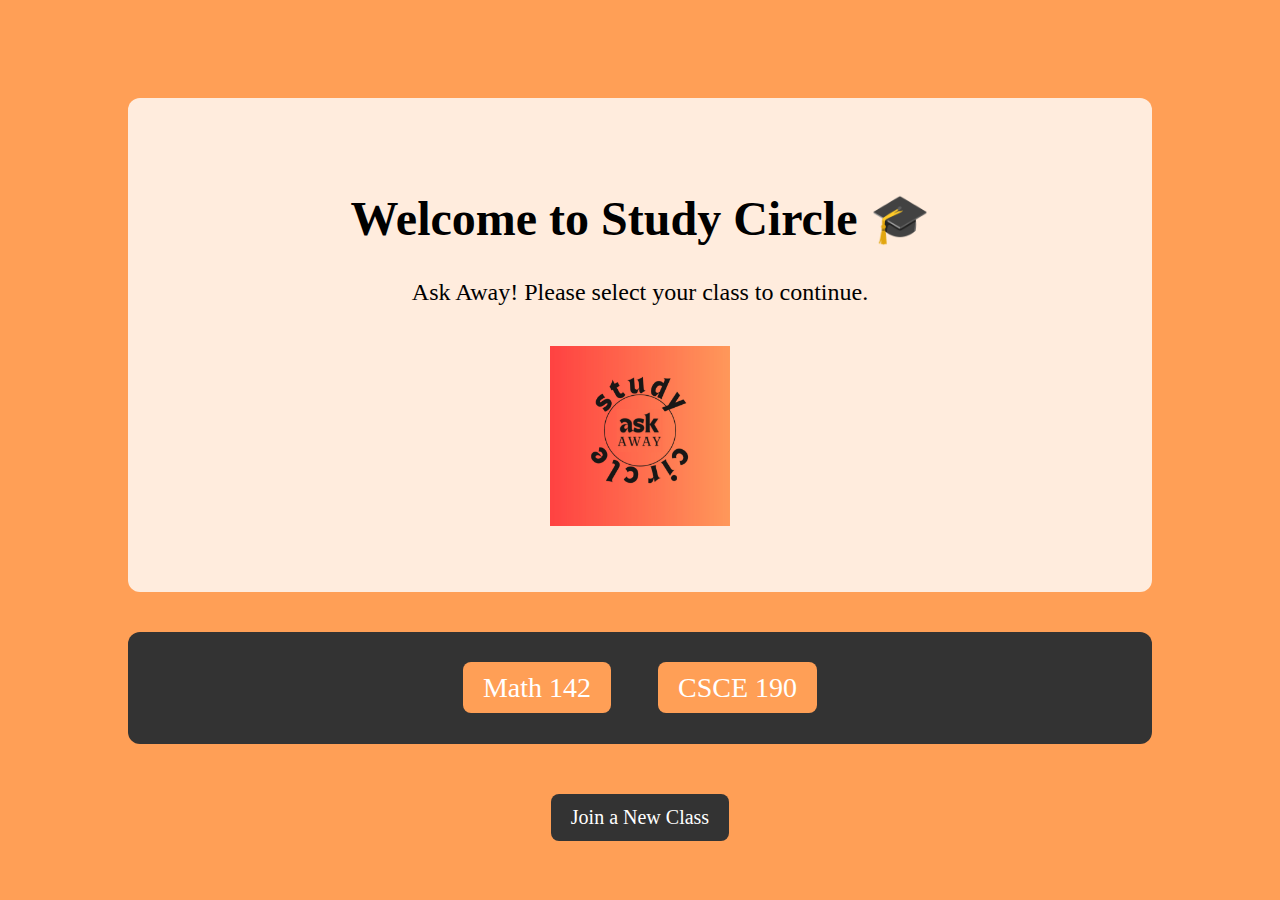
<file: index.html>
<!DOCTYPE html>
<html lang="en">
<head>
  <meta charset="UTF-8">
  <meta name="viewport" content="width=device-width, initial-scale=1.0">
  <title>Home Page</title>
  <link rel="stylesheet" href="HPstyles.css">
</head>

<body>
  <div class="container">
    <header>
    </header>

    <main>
      <h1>
        Welcome to Study Circle 🎓  
      </h1>
      <p>
        Ask Away! Please select your class to continue.
      </p>
      <div class="logo">
        <img src="images/vidCoverEdited.PNG" alt="Logo for Study Circle" width="200">
      </div>
    </main>

    <div class="selector">
      <a href="mathPage.html">Math 142</a>
      <a href="cscePage.html">CSCE 190</a>
    </div>

    <div class="joinCreate">
      <a href="englishPage.html">Join a New Class</a>
      <!-- 
      <a href="englishPage.html">Create a New Class</a>
        -->
    </div>
  </div>
</body>
</html>
</file>
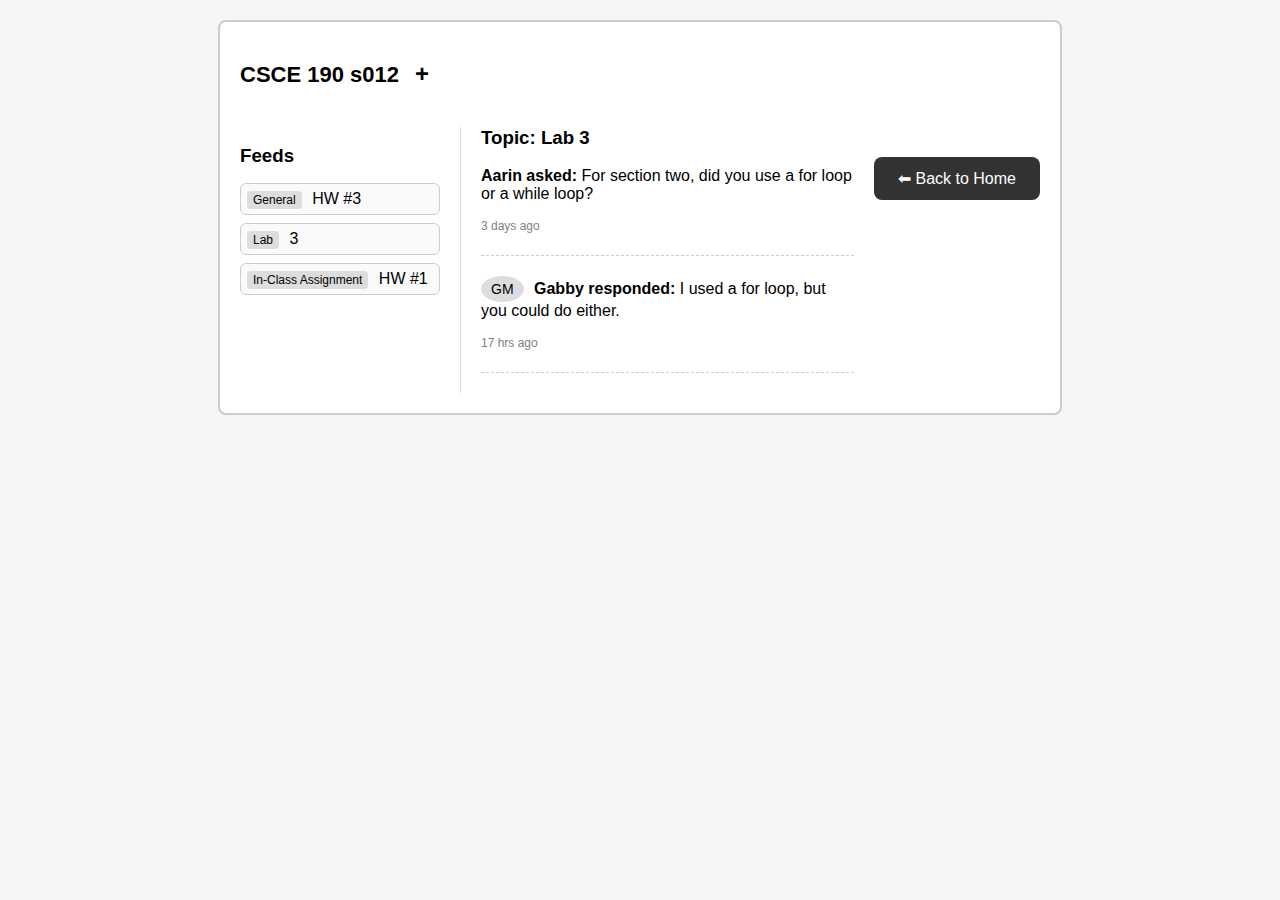
<file: cscePage.html>
<!DOCTYPE html>
<html lang="en">
<head>
  <meta charset="UTF-8">
  <meta name="viewport" content="width=device-width, initial-scale=1.0">
  <title>CSCE 190 Page</title>
  <link rel="stylesheet" href="MPstyles.css">
</head>
<body>
  <div class="container">

    <!-- Page header -->
    <header>
      <h2>CSCE 190 s012 <span class="plus">+</span></h2>
    </header>

    <div class="content">
      <!-- Left sidebar -->
      <aside class="feeds">
        <h3>Feeds</h3>
        <ul>
          <li><span class="tag">General</span> HW #3</li>
          <li><span class="tag">Lab</span> 3</li>
          <li><span class="tag">In-Class Assignment</span> HW #1</li>
        </ul>
      </aside>

      <!-- Main discussion section -->
      <main>
        <div class="topic">
          <h3>Topic: Lab 3</h3>
          <p><strong>Aarin asked:</strong> For section two, did you use a for loop or a while loop?</p>
          <p class="meta">3 days ago</p>
        </div>

        <div class="response">
          <p><span class="initials">GM</span> <strong>Gabby responded:</strong> I used a for loop, but you could do either.</p>
          <p class="meta">17 hrs ago</p>
        </div>
      </main>

      <!-- Back to Home button -->
        <div class="back-home">
          <a href="index.html">⬅ Back to Home</a>
        </div>

    </div>

  </div>
</body>
</html>
</file>
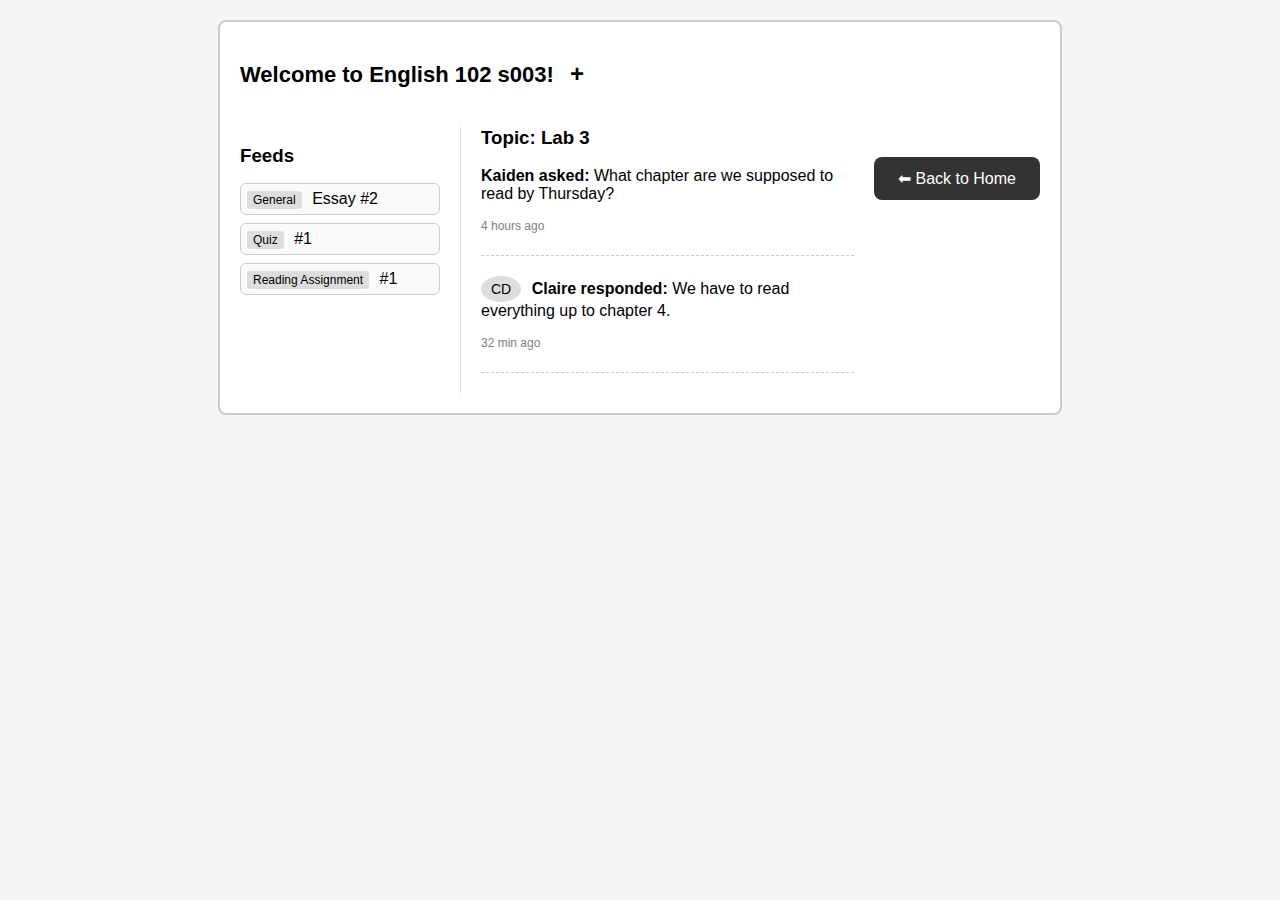
<file: englishPage.html>
<!DOCTYPE html>
<html lang="en">
<head>
  <meta charset="UTF-8">
  <meta name="viewport" content="width=device-width, initial-scale=1.0">
  <title>English 102 Page</title>
  <link rel="stylesheet" href="MPstyles.css">
</head>
<body>
  <div class="container">

    <!-- Page header -->
    <header>
      <h2> Welcome to English 102 s003! <span class="plus">+</span></h2>
    </header>

    <div class="content">
      <!-- Left sidebar -->
      <aside class="feeds">
        <h3>Feeds</h3>
        <ul>
          <li><span class="tag">General</span> Essay #2</li>
          <li><span class="tag">Quiz</span> #1</li>
          <li><span class="tag">Reading Assignment</span> #1</li>
        </ul>
      </aside>

      <!-- Main discussion section -->
      <main>
        <div class="topic">
          <h3>Topic: Lab 3</h3>
          <p><strong>Kaiden asked:</strong> What chapter are we supposed to read by Thursday?</p>
          <p class="meta">4 hours ago</p>
        </div>

        <div class="response">
          <p><span class="initials">CD</span> <strong>Claire responded:</strong> We have to read everything up to chapter 4.</p>
          <p class="meta">32 min ago</p>
        </div>
      </main>

      <!-- Back to Home button -->
        <div class="back-home">
          <a href="index.html">⬅ Back to Home</a>
        </div>

    </div>

  </div>
</body>
</html>
</file>
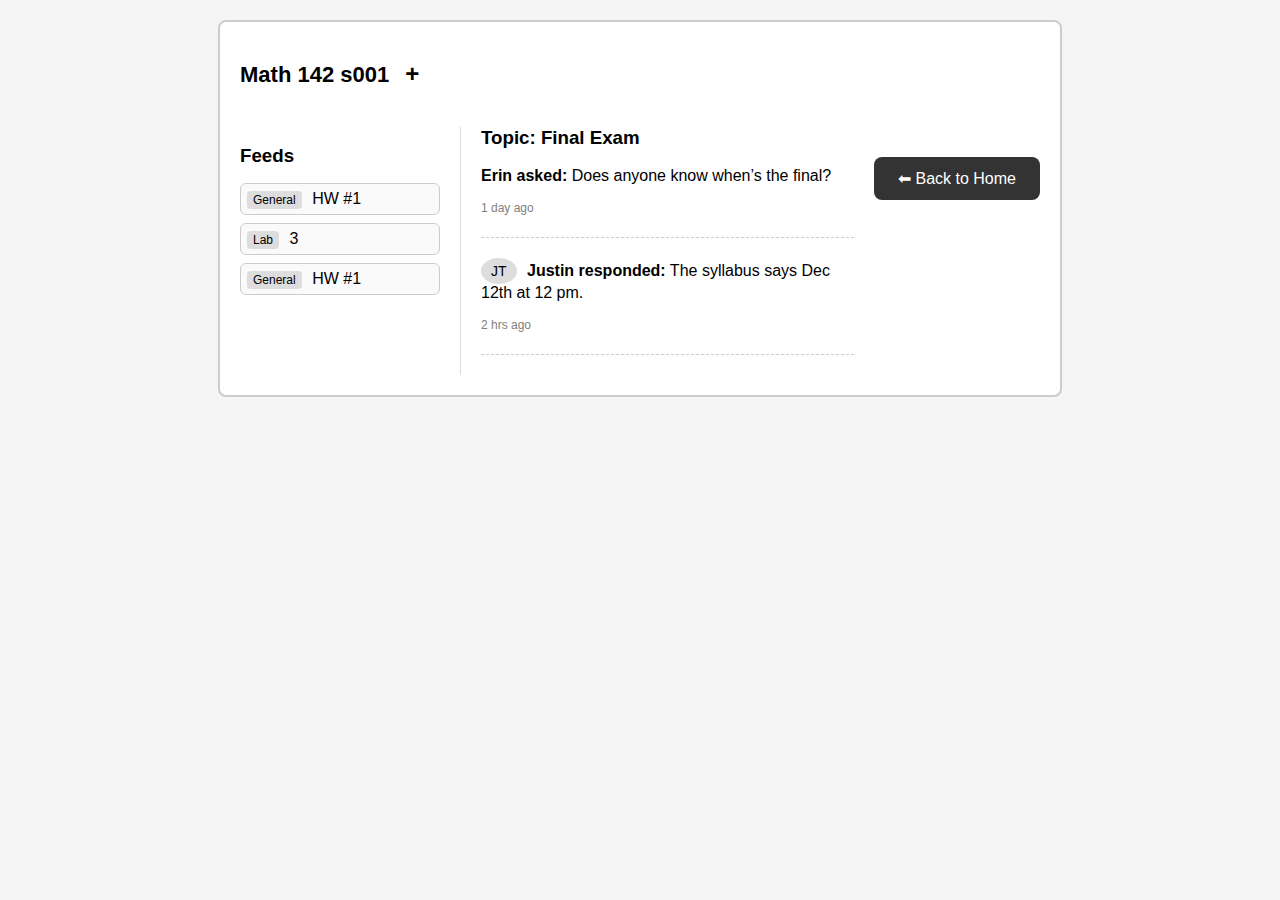
<file: mathPage.html>
<!DOCTYPE html>
<html lang="en">
<head>
  <meta charset="UTF-8">
  <meta name="viewport" content="width=device-width, initial-scale=1.0">
  <title>Math 142 Page</title>
  <link rel="stylesheet" href="MPstyles.css">
</head>
<body>
  <div class="container">

    <!-- Page header -->
    <header>
      <h2>Math 142 s001 <span class="plus">+</span></h2>
    </header>

    <div class="content">
      <!-- Left sidebar -->
      <aside class="feeds">
        <h3>Feeds</h3>
        <ul>
          <li><span class="tag">General</span> HW #1</li>
          <li><span class="tag">Lab</span> 3</li>
          <li><span class="tag">General</span> HW #1</li>
        </ul>
      </aside>

      <!-- Main discussion section -->
      <main>
        <div class="topic">
          <h3>Topic: Final Exam</h3>
          <p><strong>Erin asked:</strong> Does anyone know when’s the final?</p>
          <p class="meta">1 day ago</p>
        </div>

        <div class="response">
          <p><span class="initials">JT</span> <strong>Justin responded:</strong> The syllabus says Dec 12th at 12 pm.</p>
          <p class="meta">2 hrs ago</p>
        </div>
      </main>
      
      <!-- Back to Home button -->
        <div class="back-home">
          <a href="index.html">⬅ Back to Home</a>
        </div>
    </div>

  </div>
</body>
</html>
</file>
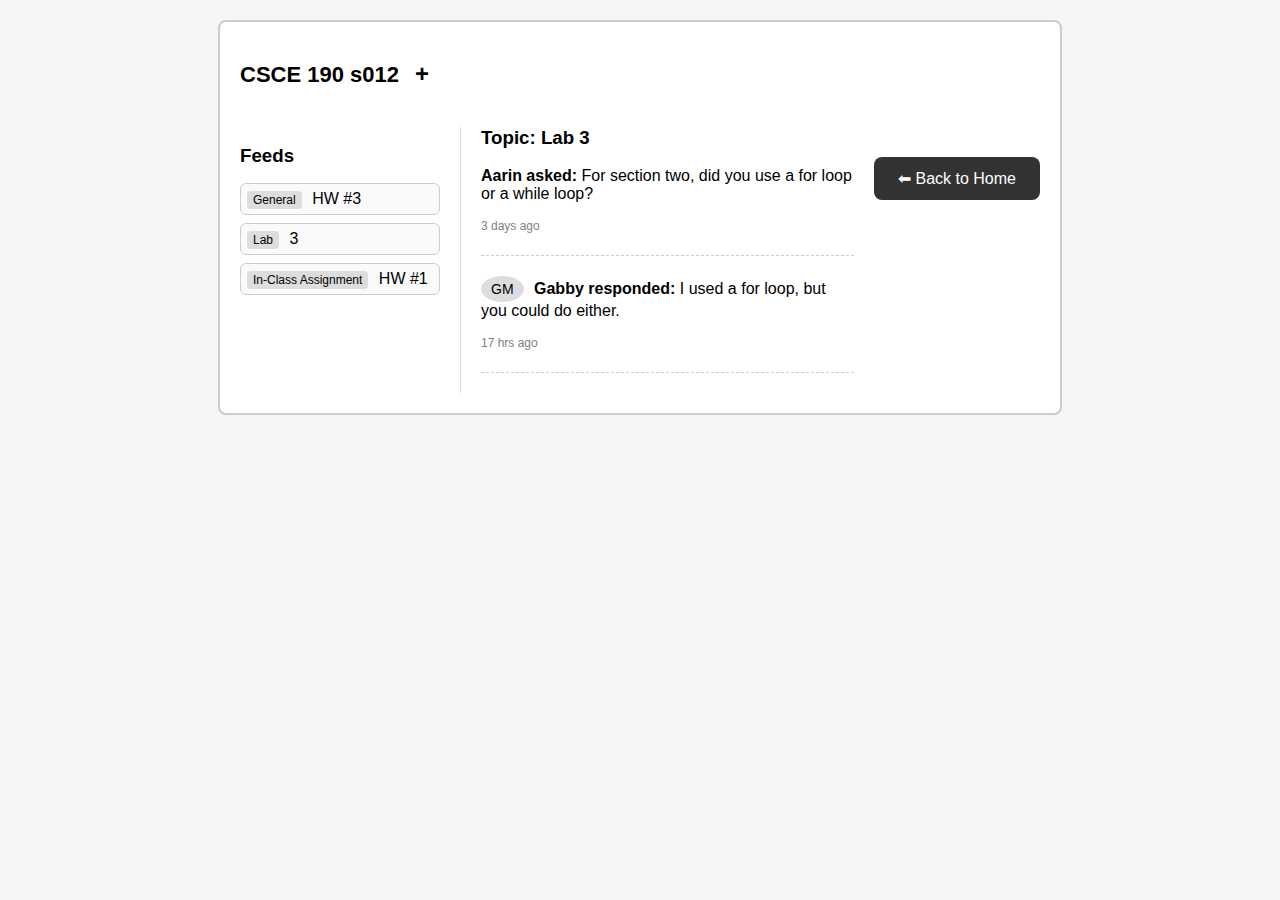
<file: Study Circle 2/cscePage.html>
<!DOCTYPE html>
<html lang="en">
<head>
  <meta charset="UTF-8">
  <meta name="viewport" content="width=device-width, initial-scale=1.0">
  <title>CSCE 190 Page</title>
  <link rel="stylesheet" href="MPstyles.css">
</head>
<body>
  <div class="container">

    <!-- Page header -->
    <header>
      <h2>CSCE 190 s012 <span class="plus">+</span></h2>
    </header>

    <div class="content">
      <!-- Left sidebar -->
      <aside class="feeds">
        <h3>Feeds</h3>
        <ul>
          <li><span class="tag">General</span> HW #3</li>
          <li><span class="tag">Lab</span> 3</li>
          <li><span class="tag">In-Class Assignment</span> HW #1</li>
        </ul>
      </aside>

      <!-- Main discussion section -->
      <main>
        <div class="topic">
          <h3>Topic: Lab 3</h3>
          <p><strong>Aarin asked:</strong> For section two, did you use a for loop or a while loop?</p>
          <p class="meta">3 days ago</p>
        </div>

        <div class="response">
          <p><span class="initials">GM</span> <strong>Gabby responded:</strong> I used a for loop, but you could do either.</p>
          <p class="meta">17 hrs ago</p>
        </div>
      </main>

      <!-- Back to Home button -->
        <div class="back-home">
          <a href="index.html">⬅ Back to Home</a>
        </div>

    </div>

  </div>
</body>
</html>
</file>
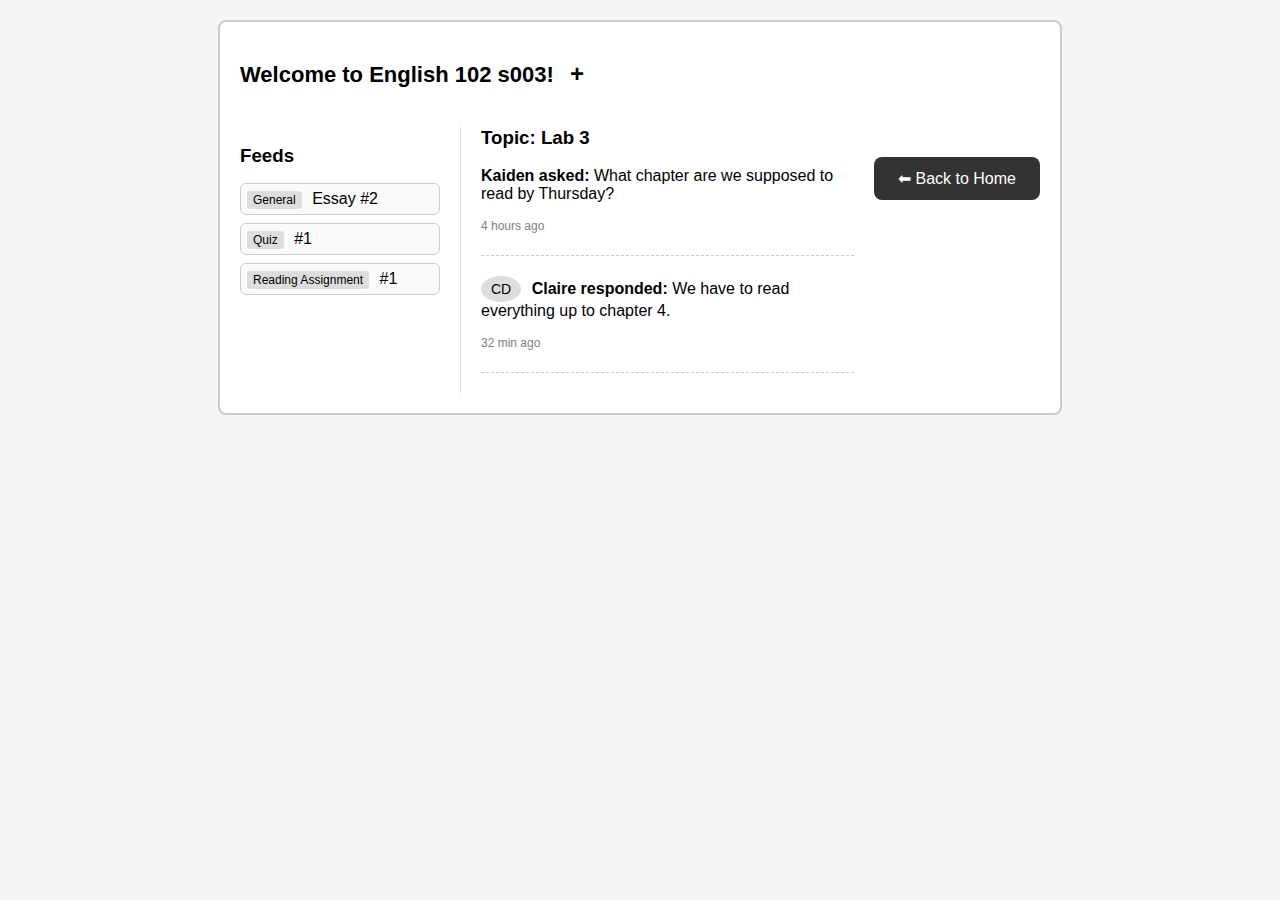
<file: Study Circle 2/englishPage.html>
<!DOCTYPE html>
<html lang="en">
<head>
  <meta charset="UTF-8">
  <meta name="viewport" content="width=device-width, initial-scale=1.0">
  <title>English 102 Page</title>
  <link rel="stylesheet" href="MPstyles.css">
</head>
<body>
  <div class="container">

    <!-- Page header -->
    <header>
      <h2> Welcome to English 102 s003! <span class="plus">+</span></h2>
    </header>

    <div class="content">
      <!-- Left sidebar -->
      <aside class="feeds">
        <h3>Feeds</h3>
        <ul>
          <li><span class="tag">General</span> Essay #2</li>
          <li><span class="tag">Quiz</span> #1</li>
          <li><span class="tag">Reading Assignment</span> #1</li>
        </ul>
      </aside>

      <!-- Main discussion section -->
      <main>
        <div class="topic">
          <h3>Topic: Lab 3</h3>
          <p><strong>Kaiden asked:</strong> What chapter are we supposed to read by Thursday?</p>
          <p class="meta">4 hours ago</p>
        </div>

        <div class="response">
          <p><span class="initials">CD</span> <strong>Claire responded:</strong> We have to read everything up to chapter 4.</p>
          <p class="meta">32 min ago</p>
        </div>
      </main>

      <!-- Back to Home button -->
        <div class="back-home">
          <a href="index.html">⬅ Back to Home</a>
        </div>

    </div>

  </div>
</body>
</html>
</file>
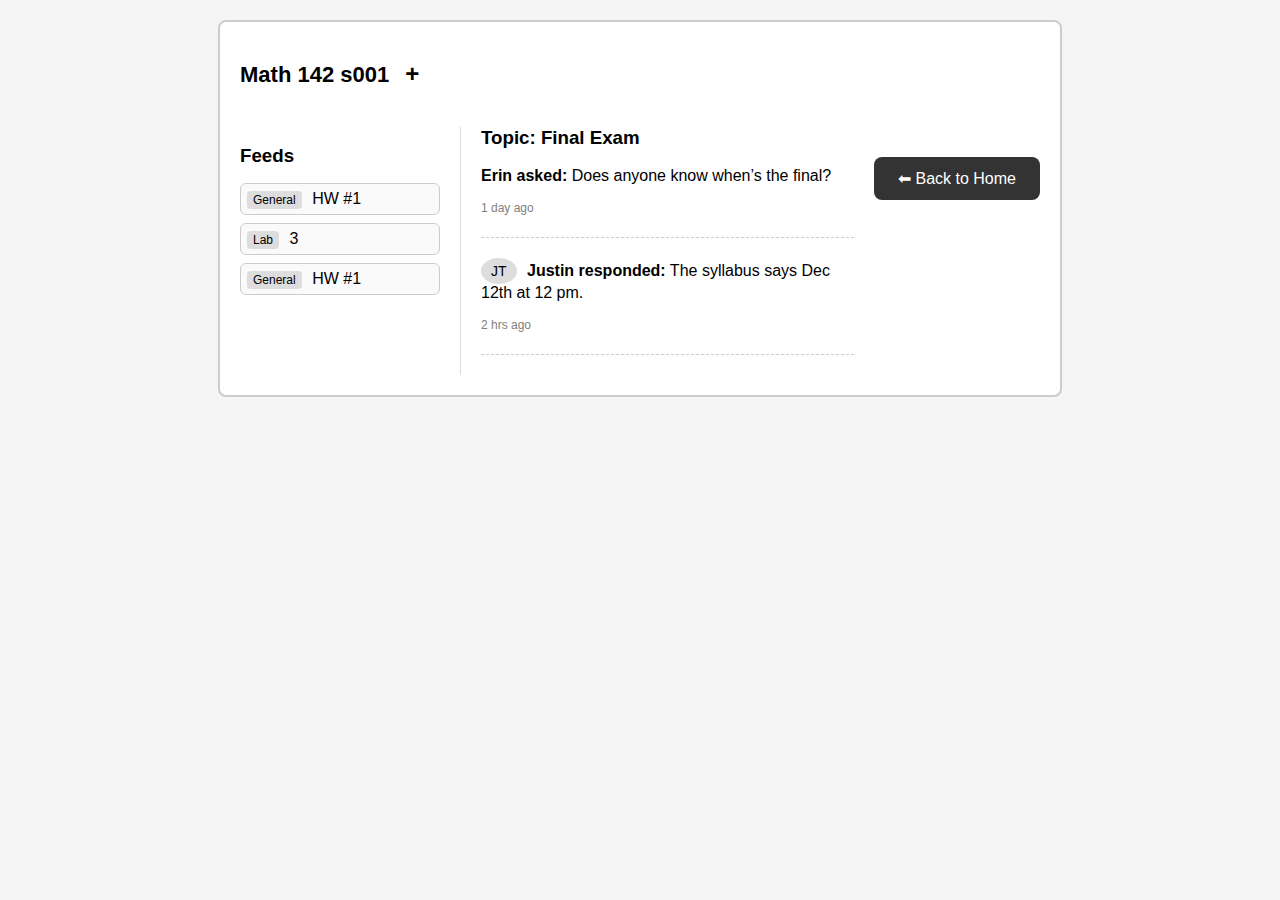
<file: Study Circle 2/mathPage.html>
<!DOCTYPE html>
<html lang="en">
<head>
  <meta charset="UTF-8">
  <meta name="viewport" content="width=device-width, initial-scale=1.0">
  <title>Math 142 Page</title>
  <link rel="stylesheet" href="MPstyles.css">
</head>
<body>
  <div class="container">

    <!-- Page header -->
    <header>
      <h2>Math 142 s001 <span class="plus">+</span></h2>
    </header>

    <div class="content">
      <!-- Left sidebar -->
      <aside class="feeds">
        <h3>Feeds</h3>
        <ul>
          <li><span class="tag">General</span> HW #1</li>
          <li><span class="tag">Lab</span> 3</li>
          <li><span class="tag">General</span> HW #1</li>
        </ul>
      </aside>

      <!-- Main discussion section -->
      <main>
        <div class="topic">
          <h3>Topic: Final Exam</h3>
          <p><strong>Erin asked:</strong> Does anyone know when’s the final?</p>
          <p class="meta">1 day ago</p>
        </div>

        <div class="response">
          <p><span class="initials">JT</span> <strong>Justin responded:</strong> The syllabus says Dec 12th at 12 pm.</p>
          <p class="meta">2 hrs ago</p>
        </div>
      </main>
      
      <!-- Back to Home button -->
        <div class="back-home">
          <a href="index.html">⬅ Back to Home</a>
        </div>
    </div>

  </div>
</body>
</html>
</file>
<file: HPstyles.css>
/* Background */
body {
    background-color: #ff9f56; 
}

/* Container */
.container {
    margin-left: auto;
    margin-right: auto;
    width: 90%;           /* responsive */
    max-width: 1024px;
}

/* Header */
header {
    height: 50px;
    text-align: center;
    padding: 20px 0;
}

/* Main Section */
main {
    min-height: 300px;
    font-size: 24px;
    text-align: center;
    padding: 60px 40px;
    background: rgba(255, 255, 255, 0.8); /* translucent box */
    border-radius: 12px;
    margin-bottom: 40px;
}

/* Selector Section */
.selector {
    background-color: #333;
    font-size: 28px;
    color: white;
    text-align: center;
    padding: 40px 20px;
    border-radius: 12px;
    margin-bottom: 30px;
}

.selector a {
    color: white;
    text-decoration: none;
    margin: 0 20px;
    padding: 10px 20px;
    background: #ff9f56;
    border-radius: 8px;
    transition: 0.3s ease;
}

.selector a:hover {
    background: #ff7f00;
    transform: scale(1.05);
}

/* Join/Create Section */
.joinCreate {
    text-align: center;
    margin: 40px 0;
}

.joinCreate a {
    display: inline-block;
    margin: 10px 15px;
    padding: 12px 20px;
    font-size: 20px;
    color: white;
    text-decoration: none;
    background: #333;
    border-radius: 8px;
    transition: 0.3s ease;
}

.joinCreate a:hover {
    background: #555;
    transform: scale(1.05);
}

/* Logo inside main */
main .logo {
    margin-top: 40px;     
    text-align: center;   
}

main .logo img {
    max-width: 180px;     
    height: auto;
    opacity: 0.9;         
}
</file>
<file: MPstyles.css>
body {
  font-family: Arial, sans-serif;
  background-color: #f5f5f5;
  margin: 0;
  padding: 20px;
}

.container {
  background: white;
  border: 2px solid #ccc;
  border-radius: 8px;
  max-width: 800px;
  margin: auto;
  padding: 20px;
}

/* Header */
header {
  text-align: left;
  margin-bottom: 20px;
}

header h2 {
  font-size: 22px;
  display: inline-block;
}

header .plus {
  font-weight: bold;
  font-size: 24px;
  margin-left: 10px;
  cursor: pointer;
}

/* Layout */
.content {
  display: flex;
  gap: 20px;
}

/* Feeds sidebar */
.feeds {
  width: 200px;
  border-right: 1px solid #ddd;
  padding-right: 20px;
}

.feeds h3 {
  margin-bottom: 10px;
}

.feeds ul {
  list-style: none;
  padding: 0;
}

.feeds li {
  margin: 8px 0;
  padding: 6px;
  border: 1px solid #ccc;
  border-radius: 6px;
  background: #fafafa;
}

.tag {
  background: #ddd;
  border-radius: 4px;
  padding: 2px 6px;
  margin-right: 6px;
  font-size: 12px;
}

/* Main section */
main {
  flex: 1;
}

.topic h3 {
  margin-top: 0;
}

.topic, .response {
  margin-bottom: 20px;
  padding-bottom: 10px;
  border-bottom: 1px dashed #ccc;
}

.meta {
  font-size: 12px;
  color: gray;
  margin-top: 5px;
}

.initials {
  display: inline-block;
  background: #ddd;
  border-radius: 50%;
  padding: 5px 10px;
  margin-right: 6px;
  font-size: 14px;
}

.back-home {
  text-align: center;
  margin-top: 30px;
}

.back-home a {
  display: inline-block;
  padding: 12px 24px;
  font-size: 16px;
  color: white;
  background-color: #333;
  border-radius: 8px;
  text-decoration: none;
  transition: 0.3s ease;
}

.back-home a:hover {
  background-color: #555;
  transform: scale(1.05);
}
</file>
<file: Study Circle 2/MPstyles.css>
body {
  font-family: Arial, sans-serif;
  background-color: #f5f5f5;
  margin: 0;
  padding: 20px;
}

.container {
  background: white;
  border: 2px solid #ccc;
  border-radius: 8px;
  max-width: 800px;
  margin: auto;
  padding: 20px;
}

/* Header */
header {
  text-align: left;
  margin-bottom: 20px;
}

header h2 {
  font-size: 22px;
  display: inline-block;
}

header .plus {
  font-weight: bold;
  font-size: 24px;
  margin-left: 10px;
  cursor: pointer;
}

/* Layout */
.content {
  display: flex;
  gap: 20px;
}

/* Feeds sidebar */
.feeds {
  width: 200px;
  border-right: 1px solid #ddd;
  padding-right: 20px;
}

.feeds h3 {
  margin-bottom: 10px;
}

.feeds ul {
  list-style: none;
  padding: 0;
}

.feeds li {
  margin: 8px 0;
  padding: 6px;
  border: 1px solid #ccc;
  border-radius: 6px;
  background: #fafafa;
}

.tag {
  background: #ddd;
  border-radius: 4px;
  padding: 2px 6px;
  margin-right: 6px;
  font-size: 12px;
}

/* Main section */
main {
  flex: 1;
}

.topic h3 {
  margin-top: 0;
}

.topic, .response {
  margin-bottom: 20px;
  padding-bottom: 10px;
  border-bottom: 1px dashed #ccc;
}

.meta {
  font-size: 12px;
  color: gray;
  margin-top: 5px;
}

.initials {
  display: inline-block;
  background: #ddd;
  border-radius: 50%;
  padding: 5px 10px;
  margin-right: 6px;
  font-size: 14px;
}

.back-home {
  text-align: center;
  margin-top: 30px;
}

.back-home a {
  display: inline-block;
  padding: 12px 24px;
  font-size: 16px;
  color: white;
  background-color: #333;
  border-radius: 8px;
  text-decoration: none;
  transition: 0.3s ease;
}

.back-home a:hover {
  background-color: #555;
  transform: scale(1.05);
}
</file>
